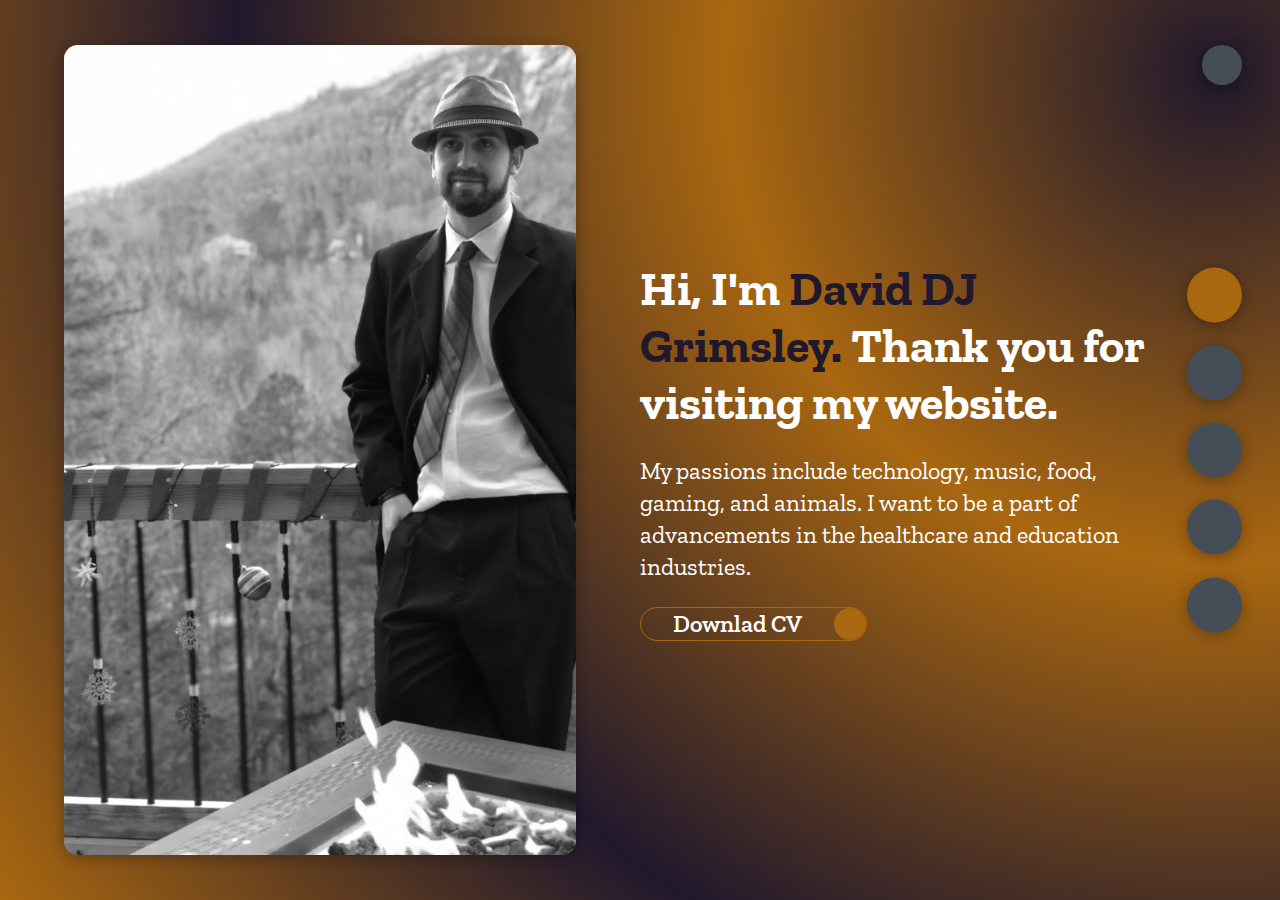
<file: index.html>
<!DOCTYPE html>
<html lang="en">
<head>
    <meta charset="UTF-8">
    <meta http-equiv="X-UA-Compatible" content="IE=edge">
    <meta name="viewport" content="width=device-width, initial-scale=1.0">
    <title>DJ Grimsley</title>
    <link rel="stylesheet" href="styles/styles.css">
    <link rel="preconnect" href="https://fonts.googleapis.com"> 
    <link rel="preconnect" href="https://fonts.gstatic.com" crossorigin> 
    <link rel="stylesheet" href="https://cdnjs.cloudflare.com/ajax/libs/font-awesome/6.4.0/css/all.min.css" integrity="sha512-iecdLmaskl7CVkqkXNQ/ZH/XLlvWZOJyj7Yy7tcenmpD1ypASozpmT/E0iPtmFIB46ZmdtAc9eNBvH0H/ZpiBw==" crossorigin="anonymous" referrerpolicy="no-referrer" />
    <link href="https://fonts.googleapis.com/css2?family=Zilla+Slab&display=swap" rel="stylesheet">
    <link href="https://fonts.googleapis.com/css2?family=Poppins:wght@400;500;600;700;800&display=swap" rel="stylesheet">

    <!-- //would be variables/dictionaries, No experience, Novice, Intermediate, Advanced, Expert -->

</head>
<body class="main-content">
    <header class="container header active" id="home">
        <div class="header-content">
            <div class="left-header">
                <!-- <div class="h-shape"></div> -->
                <div class="image">
                    <img src="img/DJ.jpg" alt="">
                </div>
        </div>
        <div class="right-header">
            <h1 class="name">
                Hi, I'm <span>David DJ Grimsley.</span>
                Thank you for visiting my website.
            </h1>
            <p>
                My passions include technology, music, food, gaming, and animals. I want to be a part of advancements in the healthcare and education industries.
                
            </p>  
            <div class="btn-con">
                <a href="https://docs.google.com/document/d/1Jr2cai57iv2ksYbyB8kWcOnU9ipG0SGx6EW3JstRd7c/edit?usp=sharing" class="main-btn">
                    <span class="btn-text">Downlad CV</span>
                    <span class="btn-icon"><i class="fas fa-download"></i></span>
                </a>
            </div>
          </div>
        </div>
    </header>
    <main>
        <section class="container about" id="about">
            <div class="main-title">
                <h2>About<span> me</span><span class="bg-text">aboutme</span></h2>
            </div>
            <div class="about-container">
                <div class="left-about">
                    <h4>Information About me</h4>
                    <p>
                        I am currently seeking employment developing software until I can start my own software company. I have many mobile application ideas as well as games and other things that I want to create to make the world a better place. I enjoy coding very much and I'm excited to see what all I can do in this field. I am a current student at Full Sail University studying to get my bachelor's degree in Interactive Technology with a concentration in Game Design. 
                    </p>
                    <div class="btn-con">
                        <a href="https://docs.google.com/document/d/1Jr2cai57iv2ksYbyB8kWcOnU9ipG0SGx6EW3JstRd7c/edit?usp=sharing" class="main-btn">
                            <span class="btn-text">Download CV</span>
                            <span class="btn-icon"><i class="fas fa-download"></i></span>
                        </a>
                    </div>
                </div>
                <div class="right-about">
                    <div class="about-item">
                        <div class="abt-text">
                            <p class="large-text">15+</p>
                            <p class="small-text">Projects <br /> Completed</p>
                        </div>
                    </div>
                    <div class="about-item">
                        <div class="abt-text">
                            <p class="large-text">3+</p>
                            <p class="small-text">Years of <br /> experience</p>
                        </div>
                    </div>
                    <div class="about-item">
                        <div class="abt-text">
                            <p class="large-text">3+</p>
                            <p class="small-text">Happy <br /> Clients</p>
                        </div>
                    </div>
                    <div class="about-item">
                        <div class="abt-text">
                            <p class="large-text">5+</p>
                            <p class="small-text">Projects in <br /> motion</p>
                        </div>
                    </div>
                </div>
            </div>
            <h4 class="stat-title">Services Offered</h4>
            <div class="services">
                <div class="services-item">
                    <h2>Website Development</h2>
                    <p>
                       I can make a beautiful dynamic website or web application for you.
                    </p>
                </div>
                <div class="services-item">
                    <h2>Mobile App Development</h2>
                    <p>
                       Using React Native or SwiftUI with API calls and other advanced features and stunning UI.
                    </p>
                </div>
                <div class="services-item">
                    <h2>Data Entry</h2>
                    <p>
                    Spreadsheets with the look and formulas you need.   
                    </p>
                </div>
            </div>
            <div class="about-stats">
                <h4 class="stat-title">Coding Language Proficiency</h4>
                <div class="progress-bars">
                    <div class="progress-bar">
                        <p class="prog-title">html5</p>
                        <div class="progress-con">
                            <p class="prog-text">Expert</p>
                            <div class="progress">
                                <span class="html"></span>
                            </div>
                        </div>
                    </div>
                    <div class="progress-bar">
                        <p class="prog-title">css3</p>
                        <div class="progress-con">
                            <p class="prog-text">Expert</p>
                            <div class="progress">
                                <span class="css"></span>
                            </div>
                        </div>
                    </div>
                    <div class="progress-bar">
                        <p class="prog-title">JavaScript</p>
                        <div class="progress-con">
                            <p class="prog-text">Advanced</p>
                            <div class="progress">
                                <span class="js"></span>
                            </div>
                        </div>
                    </div>
                    <div class="progress-bar">
                        <p class="prog-title">React Native</p>
                        <div class="progress-con">
                            <p class="prog-text">Intermediate</p>
                            <div class="progress">
                                <span class="react"></span>
                            </div>
                        </div>
                    </div>
                    <div class="progress-bar">
                        <p class="prog-title">SwiftUI</p>
                        <div class="progress-con">
                            <p class="prog-text">Expert</p>
                            <div class="progress">
                                <span class="node"></span>
                            </div>
                        </div>
                    </div>
                    <div class="progress-bar">
                        <p class="prog-title">Python</p>
                        <div class="progress-con">
                            <p class="prog-text">Novice</p>
                            <div class="progress">
                                <span class="python"></span>
                            </div>
                        </div>
                    </div>
                </div>
            </div>
            <h4 class="stat-title">Recent work</h4>
            <div class="timeline">
                <div class="timeline-item">
                    <div class="tl-icon">
                        <i class="fas fa-briefcase"></i>
                    </div>
                    <p class="tl-duration">2021 - present</p>
                    <h5>Creator/Developer<span> - Poké Pages</span></h5>
                    <p>
                        I thought of the need for this app while playing the game Pokémon Go. I created it in a few months using no code at all as a experimental project to gauge my interest and also help the community of this game.
                    </p>
                </div>
                
                <div class="timeline-item">
                    <div class="tl-icon">
                        <i class="fas fa-briefcase"></i>
                    </div>
                    <p class="tl-duration">2022 - Present</p>
                    <h5>Tutor<span> - Slime Tech</span></h5>
                    <p>
                        I tutor math and reading to 3 students weekly. I challenge them to make the connections on their own so they can get a better learning ability for the future.
                    </p>
                </div>
                <div class="timeline-item">
                    <div class="tl-icon">
                        <i class="fas fa-briefcase"></i>
                    </div>
                    <p class="tl-duration">2021 - Present</p>
                    <h5>Tech Support Advisor<span> Conduent</span></h5>
                    <p>
                        I take calls for one of America's leading tech companies. I assist them with all aspects of their devices including phones, tablets, and computers.
                    </p>
                </div>
                <div class="timeline-item">
                    <div class="tl-icon">
                        <i class="fas fa-briefcase"></i>
                    </div>
                    <p class="tl-duration">2022</p>
                    <h5>Mobile Application Developer<span> - Xcard</span></h5>
                    <p>
                        I wrote a new version of the app this start up company was trying to launch using SwiftUI.
                     </p>
                </div>
            </div>
        </section>
  
     
        <section class="container" id="portfolio">
            <div class="main-title">
                <h2>My <span>Portfolio</span><span class="bg-text">Portfolio</span></h2>
            </div>
            <p class="port-text">
                Please take a look at some of my projects. Most of which were for practice. 
            </p>
            <div class="portfolios">
                <div class="portfolio-item">
                    <div class="image">
                        <img src="img/xcard pic.png" alt="">
                    </div>
                    <div class="hover-items">
                        <h3>Xcard code: SwiftUI</h3>
                        <div class="icons">
                            <a href="#" class="icon">
                                <i class="fab fa-github"></i>
                            </a>
                        </div>
                    </div>
                </div>
                <div class="portfolio-item">
                    <div class="image">
                        <img src="img/pokepages pic.png" alt="">
                    </div>
                    <div class="hover-items">
                        <h3>Poké Pages: Adalo</h3>
                        <div class="icons">
                            <a href="https://www.pokepagesapp.com/home" class="icon">
                                <i class="fa-solid fa-globe"></i>
                            </a>
                        </div>
                    </div>
                </div>
                <div class="portfolio-item">
                    <div class="image">
                        <img src="img/rock.png" alt="">
                    </div>
                    <div class="hover-items">
                        <h3>RPS: SwiftUI</h3>
                        <div class="icons">
                            <a href="https://github.com/DavidJGrimsley/RockPaperScissors" class="icon">
                                <i class="fab fa-github"></i>
                            </a>
                        </div>
                    </div>
                </div>
                <div class="portfolio-item">
                    <div class="image">
                        <img src="img/war.png" alt="">
                    </div>
                    <div class="hover-items">
                        <h3>Card War: SwiftUI                        </h3>
                        <div class="icons">
                            <a href="https://github.com/DavidJGrimsley/War" class="icon">
                                <i class="fab fa-github"></i>
                            </a>
                        </div>
                    </div>
                </div>
                <div class="portfolio-item">
                    <div class="image">
                        <img src="img/coolBeans.png" alt="">
                    </div>
                    <div class="hover-items">
                        <h3>Cool Beans: SwiftUI</h3>
                        <div class="icons">
                            <a href="https://github.com/DavidJGrimsley/CoolBeans" class="icon">
                                <i class="fab fa-github"></i>
                            </a>
                        </div>
                    </div>
                </div>
                <div class="portfolio-item">
                    <div class="image">
                        <img src="img/word.png" alt="">
                    </div>
                    <div class="hover-items">
                        <h3>Word Scramble: SwiftUI</h3>
                        <div class="icons">
                            <a href="https://github.com/DavidJGrimsley/WordScramble" class="icon">
                                <i class="fab fa-github"></i>
                            </a>
                        </div>
                    </div>
                </div>
                <div class="portfolio-item">
                    <div class="image">
                        <img src="img/apples.png" alt="">
                    </div>
                    <div class="hover-items">
                        <h3>Slots: SwiftUI</h3>
                        <div class="icons">
                            <a href="https://github.com/DavidJGrimsley/Apples" class="icon">
                                <i class="fab fa-github"></i>
                            </a>
                        </div>
                    </div>
                </div>
            </div>
        </section>
        <section class="container" id="blogs">
            <div class="blogs-content">
                <div class="main-title">
                    <h2>My <span>Blogs</span><span class="bg-text">myBlogs</span></h2>
                </div>
            </div>
            <p class="port-text">
                Coming soon. 
            </p>
                <div class="blogs">
                    <!-- <div class="blog">
                        <img src="img/tincan.jpg" alt="">
                        <div class="blog-text">
                            <h4>
                                <a href="essay.html">The most Unfortunate Mishap is often a Miscommunication</a> 
                            </h4>
                            <p>
                                After waiting for me to get ready, Ricky finally got in his car at 12 pm when we talked about being on the doors at 11 am...
                            </p>
                        </div>
                    </div> -->
                </div>
            </div>
        </section>
        <section class="container" id="contact">
            <div class="contact-container">
                <div class="main-title">
                    <h2>Contact <span>Me</span><span class="bg-text">Contact</span></h2>
                </div>
                <div class="contact-content-con">
                    <div class="left-contact">
                        <h4>Let's Talk about it</h4>
                        <p>
                            Feel free to message me about any projects with which I could help you, to talk about any of my blogs, or about anything else at all. 
                        </p>
                        <div class="contact-info">
                            <div class="contact-item">
                                <div class="icon">
                                    <i class="fas fa-map-marker-alt"></i>
                                    <span>Location: </span>
                                </div>
                                <p>
                                    Raleigh, North Carolina, United States
                                </p>
                            </div>
                            <div class="contact-item">
                                <div class="icon">
                                    <i class="fas fa-envelope"></i>
                                    <span>Email:</span>
                                </div>
                                <p>
                                    <span>DavidJGrimsley@Gmail.com</span>
                                </p>
                            </div>
                            <div class="contact-item">
                                <div class="icon">
                                    <i class="fas fa-user-graduate"></i>
                                    <span>Current Education:</span>
                                </div>
                                <p>
                                    <span>Full Sail University</span>
                                </p>
                            </div>
                            <div class="contact-item">
                                <div class="icon">
                                    <i class="fas fa-phone"></i>
                                    <span>Mobile Number:</span>
                                </div>
                                <p>
                                    <span>+1 910-323-4179</span>
                                </p>
                            </div>
                            <div class="contact-item">
                                <div class="icon">
                                    <i class="fas fa-globe-africa"></i>
                                    <span>Languages:</span>
                                </div>
                                <p>
                                    <span>English, Spanish(Intermediate), Japanese(Beginner)</span>
                                </p>
                            </div>
                        </div>
                        <div class="contact-icons">
                            <div class="contact-icon">
                                <a href="https://www.facebook.com/DJGrimsleyJr" target="_blank">
                                    <i class="fab fa-facebook-f"></i>
                                </a>
                                <a href="https://twitter.com/MrDJ2U26" target="_blank">
                                    <i class="fab fa-twitter"></i>
                                </a>
                                <a href="https://github.com/DavidJGrimsley" target="_blank">
                                    <i class="fab fa-github"></i>
                                </a>
                                <a href="https://www.youtube.com/channel/UCuj_RufEQPS-wxbJyftIjbA" target="_blank">
                                    <i class="fab fa-youtube"></i>
                                </a>
                            </div>
                        </div>
                    </div>
                    <!-- <div class="right-contact">
                        <form action="" class="contact-form">
                            <div class="input-control i-c-2">
                                <input type="text" required placeholder="YOUR NAME">
                                <input type="email" required placeholder="YOUR EMAIL">
                            </div>
                            <div class="input-control">
                                <input type="text" required placeholder="ENTER SUBJECT">
                            </div>
                            <div class="input-control">
                                <textarea name="" id="" cols="15" rows="8" placeholder="Message Here..."></textarea>
                            </div>
                            <div class="submit-btn">
                                <a href="https://docs.google.com/document/d/1Jr2cai57iv2ksYbyB8kWcOnU9ipG0SGx6EW3JstRd7c/edit?usp=sharing" class="main-btn">
                                    <span class="btn-text">Download CV</span>
                                    <span class="btn-icon"><i class="fas fa-download"></i></span>
                                </a>
                            </div>
                        </form>
                    </div> -->
                </div>
            </div>
        </section>
    </main>

        <div class="controls">
            <div class="control active-btn" data-id="home">
                <i class="fa-solid fa-house"></i>            
            </div>
            <div class="control" data-id="about">
                <i class="fa-solid fa-user"></i>           
            </div>
            <div class="control" data-id="portfolio">
                <i class="fa-solid fa-briefcase"></i>            
            </div>
            <div class="control" data-id="blogs">
                <i class="fa-solid fa-newspaper"></i>
            </div>
            <div class="control" data-id="contact">
                <i class="fa-solid fa-envelope"></i>      
            </div>
        </div>
        <div class="theme-btn">
            <i class="fas fa-adjust"></i>
        </div>
    <script src="app.js"></script>
</body>
</html>
</file>
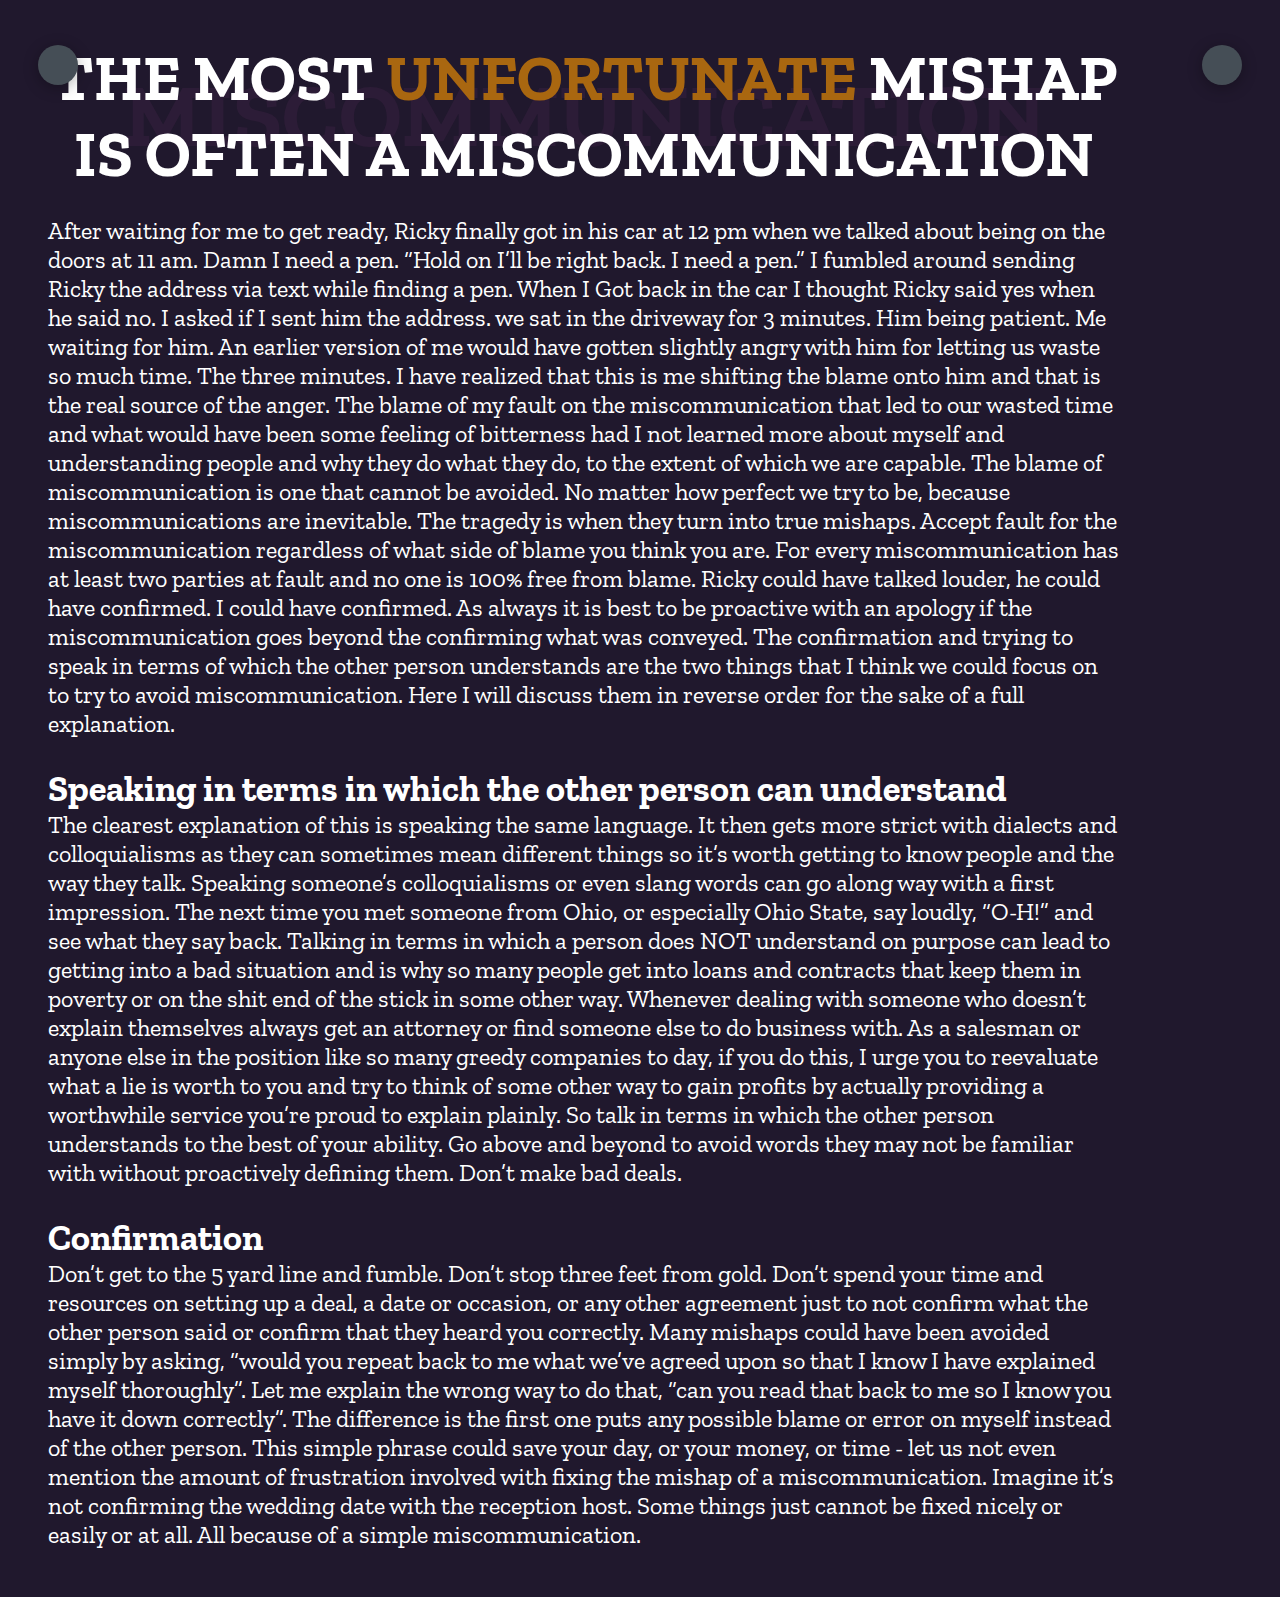
<file: essay.html>
<!DOCTYPE html>
<html lang="en">
<head>
    <meta charset="UTF-8">
    <meta http-equiv="X-UA-Compatible" content="IE=edge">
    <meta name="viewport" content="width=device-width, initial-scale=1.0">
    <title>DJ Grimsley</title>
    <link rel="stylesheet" href="styles/styles.css">
    <link rel="preconnect" href="https://fonts.googleapis.com"> 
    <link rel="preconnect" href="https://fonts.gstatic.com" crossorigin> 
    <link rel="stylesheet" href="https://cdnjs.cloudflare.com/ajax/libs/font-awesome/6.4.0/css/all.min.css" integrity="sha512-iecdLmaskl7CVkqkXNQ/ZH/XLlvWZOJyj7Yy7tcenmpD1ypASozpmT/E0iPtmFIB46ZmdtAc9eNBvH0H/ZpiBw==" crossorigin="anonymous" referrerpolicy="no-referrer" />
    <link href="https://fonts.googleapis.com/css2?family=Zilla+Slab&display=swap" rel="stylesheet">
    <link href="https://fonts.googleapis.com/css2?family=Poppins:wght@400;500;600;700;800&display=swap" rel="stylesheet">

    <!-- //would be variables/dictionaries, No experience, Novice, Intermediate, Advanced, Expert -->

</head>
<body class="main-content">
    <section class="essay">
    <div class="main-title">
        <h2>The most <span>Unfortunate</span> Mishap is often a Miscommunication<span class="bg-text">Miscommunication</span></h2>
    </div>
    
    <article>
        After waiting for me to get ready, Ricky finally got in his car at 12 pm when we talked about being on the doors at 11 am. Damn I need a pen. “Hold on I’ll be right back. I need a pen.” I fumbled around sending Ricky the address via text while finding a pen. When I Got back in the car I thought Ricky said yes when he said no. I asked if I sent him the address. we sat in the driveway for 3 minutes. Him being patient. Me waiting for him. An earlier version of me would have gotten slightly angry with him for letting us waste so much time. The three minutes. I have realized that this is me shifting the blame onto him and that is the real source of the anger. The blame of my fault on the miscommunication that led to our wasted time and what would have been some feeling of bitterness had I not learned more about myself and understanding people and why they do what they do, to the extent of which we are capable. The blame of miscommunication is one that cannot be avoided. No matter how perfect we try to be, because miscommunications are inevitable. The tragedy is when they turn into true mishaps. Accept fault for the miscommunication regardless of what side of blame you think you are. For every miscommunication has at least two parties at fault and no one is 100% free from blame. Ricky could have talked louder, he could have confirmed. I could have confirmed. As always it is best to be proactive with an apology if the miscommunication goes beyond the confirming what was conveyed. The confirmation and trying to speak in terms of which the other person understands are the two things that I think we could focus on to try to avoid miscommunication. Here I will discuss them in reverse order for the sake of a full explanation. 
        <br><br>
        <h2>Speaking in terms in which the other person can understand</h2>
        The clearest explanation of this is speaking the same language. It then gets more strict with dialects and colloquialisms as they can sometimes mean different things so it’s worth getting to know people and the way they talk. Speaking someone’s colloquialisms or even slang words can go along way with a first impression. The next time you met someone from Ohio, or especially Ohio State, say loudly, “O-H!” and see what they say back. Talking in terms in which a person does NOT understand on purpose can lead to getting into a bad situation and is why so many people get into loans and contracts that keep them in poverty or on the shit end of the stick in some other way. Whenever dealing with someone who doesn’t explain themselves always get an attorney or find someone else to do business with. As a salesman or anyone else in the position like so many greedy companies to day, if you do this, I urge you to reevaluate what a lie is worth to you and try to think of some other way to gain profits by actually providing a worthwhile service you’re proud to explain plainly. So talk in terms in which the other person understands to the best of your ability. Go above and beyond to avoid words they may not be familiar with without proactively defining them. Don’t make bad deals. 
        <br><br>
        <h2>Confirmation</h2>
        Don’t get to the 5 yard line and fumble. Don’t stop three feet from gold. Don’t spend your time and resources on setting up a deal, a date or occasion, or any other agreement just to not confirm what the other person said or confirm that they heard you correctly. Many mishaps could have been avoided simply by asking, “would you repeat back to me what we’ve agreed upon so that I know I have explained myself thoroughly”. Let me explain the wrong way to do that, “can you read that back to me so I know you have it down correctly”. The difference is the first one puts any possible blame or error on myself instead of the other person. This simple phrase could save your day, or your money, or time - let us not even mention the amount of frustration involved with fixing the mishap of a miscommunication. Imagine it’s not confirming the wedding date with the reception host. Some things just cannot be fixed nicely or easily or at all. All because of a simple miscommunication. 
    </article>
    </section>
    <div class="theme-btn">
        <i class="fas fa-adjust"></i>
    </div>
    <div class="home-btn">
        <a href="index.html"><i class="fas fa-house"></i></a>
    </div>
    
    <script src="app.js"></script>
</body>
</html>
</file>
<file: styles/styles.css>
* {
  margin: 0;
  padding: 0;
  box-sizing: border-box;
  list-style: none;
}

:root {
  --color-primary: #20182d;
  --color-secondary: #a96710;
  --color-white: #FFFFFF;
  --color-black: #000;
  --color-grey0: #f8f8f8;
  --color-grey-1: #dbe1e8;
  --color-grey-2: #b2becd;
  --color-grey-3: #6c7983;
  --color-grey-4: #454e56;
  --color-grey-5: #321e3bb9;
  --color-grey-6: #12181b;
  --br-sm-2: 14px;
  --box-shadow-1: 0 3px 15px rgba(0,0,0,.3);
}

.light-mode {
  --color-primary: #afeef7;
  --color-secondary: #ae54c4;
  --color-white: #454e56;
  --color-black: #000;
  --color-grey0: #f8f8f8;
  --color-grey-1: #6c7983;
  --color-grey-2: #6c7983;
  --color-grey-3: #6c7983;
  --color-grey-4: #454e56;
  --color-grey-5: #afd1f79e;
  --color-grey-6: #12181b;
}

body {
  background-color: var(--color-primary);
  background-image: radial-gradient(circle at 95% 8%, var(--color-primary), var(--color-secondary), var(--color-primary), var(--color-secondary));
  font-family: "Zilla Slab", serif;
  font-size: 1.5rem;
  color: var(--color-white);
  transition: all 0.4s ease-in-out;
}

a {
  display: inline-block;
  text-decoration: none;
  color: inherit;
  font-family: inherit;
}

header {
  height: 100vh;
  color: var(--color-white);
  overflow: hidden;
  padding: 0 !important;
}

section {
  min-height: 100vh;
  width: 100%;
  position: absolute;
  left: 0;
  top: 0;
}

.container {
  display: none;
  transform: translateY(-100%) scale(0);
  transition: all 0.4s ease-in-out;
  padding: 2.5rem 10rem 3rem 3rem;
}

.active {
  display: block;
  animation: appear 1s ease-in-out;
  transform: translateY(0) scaleY(1);
}
@keyframes appear {
  0% {
    transform: translateY(-100%) scaleY(0);
  }
  100% {
    transform: translateY(0) scaleY(1);
  }
}

.controls {
  position: fixed;
  z-index: 10;
  top: 50%;
  right: 3%;
  display: flex;
  flex-direction: column;
  align-items: center;
  justify-content: center;
  transform: translateY(-50%);
}
.controls .control {
  padding: 1rem;
  cursor: pointer;
  background-color: var(--color-grey-4);
  width: 55px;
  height: 55px;
  border-radius: 50%;
  display: flex;
  justify-content: center;
  align-items: center;
  margin: 0.7rem 0;
  box-shadow: var(--box-shadow-1);
}
.controls .control i {
  font-size: 1.2rem;
  color: var(--color-grey-2);
  pointer-events: none;
}
.controls .active-btn {
  background-color: var(--color-secondary);
  transition: all 0.4s ease-in-out;
}
.controls .active-btn i {
  color: var(--color-white);
}

.theme-btn {
  top: 5%;
  right: 3%;
  width: 40px;
  height: 40px;
  border-radius: 50%;
  background-color: var(--color-grey-4);
  cursor: pointer;
  position: fixed;
  display: flex;
  justify-content: center;
  align-items: center;
  box-shadow: 0 3px 15px rgba(0, 0, 0, 0.3);
  transition: all 0.1s ease-in-out;
}
.theme-btn:active {
  transform: translateY(-3px);
}
.theme-btn i {
  font-size: 1.4rem;
  color: var(--color-grey-2);
  pointer-events: none;
}

.grayscale.blur {
  filter: blur(5px) grayscale(1);
}

.header-content {
  display: grid;
  grid-template-columns: repeat(2, 1fr);
  height: 100vh;
}
.header-content .left-header {
  display: flex;
  align-items: center;
  position: relative;
}
.header-content .left-header .h-shape {
  transition: all 0.4s ease-in-out;
  width: 65%;
  height: 100%;
  background-color: var(--color-secondary);
  position: absolute;
  left: 0;
  top: 0;
  z-index: -1;
  -webkit-clip-path: polygon(0 0, 46% 0, 79% 100%, 0% 100%);
          clip-path: polygon(0 0, 46% 0, 79% 100%, 0% 100%);
}
.header-content .left-header .image {
  border-radius: var(--br-sm-2);
  height: 90%;
  width: 80%;
  margin-left: 4rem;
  -o-object-fit: cover;
     object-fit: cover;
  aspect-ratio: auto;
  background-color: rgba(243, 179, 60, 0.28);
  transition: all 0.4s ease-in-out;
}
.header-content .left-header .image img {
  width: 100%;
  height: 100%;
  -o-object-fit: cover;
     object-fit: cover;
  transition: all 10s ease-in-out;
  border-radius: var(--br-sm-2);
  box-shadow: var(--box-shadow-1);
  filter: grayscale(100%);
}
.header-content .left-header .image img:hover {
  transition: all 3s ease-out;
  filter: grayscale(0%);
}
.header-content .right-header {
  display: flex;
  flex-direction: column;
  justify-content: center;
  padding-right: 7rem;
  padding-left: 0;
}
.header-content .right-header .name {
  font-size: 3rem;
}
.header-content .right-header .name span {
  color: var(--color-primary);
}
.header-content .right-header p {
  margin: 1.5rem 0;
  line-height: 2rem;
}

/*About*/
.about-container {
  font-family: "Poppins", sans-serif;
  display: grid;
  grid-template-columns: repeat(2, 1fr);
  padding-top: 3.5rem;
  padding-bottom: 5rem;
  background-image: linear-gradient(to bottom left, var(--color-secondary), var(--color-primary), var(--color-secondary), var(--color-primary));
  border-radius: var(--br-sm-2);
}
.about-container .right-about {
  display: grid;
  grid-template-columns: repeat(2, 1fr);
  grid-gap: 2rem;
  padding-right: 1rem;
}
.about-container .right-about .about-item {
  border: 1px solid var(--color-grey-5);
  border-radius: 5px;
  transition: all 0.4s ease-in-out;
  box-shadow: 1px 2px 15px rgba(0, 0, 0, 0.1);
}
.about-container .right-about .about-item:hover {
  cursor: default;
  transform: translateY(-5px);
  border: 1px solid var(--color-secondary);
  box-shadow: 1px 4px 15px rgba(0, 0, 0, 0.32);
}
.about-container .right-about .about-item .abt-text {
  padding: 1.5rem;
  display: flex;
  flex-direction: column;
}
.about-container .right-about .about-item .abt-text .large-text {
  font-size: 3rem;
  font-weight: 700;
  color: var(--color-secondary);
}
.about-container .right-about .about-item .abt-text .small-text {
  padding-left: 3rem;
  position: relative;
  text-transform: uppercase;
  font-size: 1.2rem;
  color: var(--color-grey-1);
  letter-spacing: 2px;
}
.about-container .right-about .about-item .abt-text .small-text::before {
  content: "";
  position: absolute;
  left: 0;
  top: 15px;
  width: 2rem;
  height: 2px;
  background-color: var(--color-grey-5);
}
.about-container .left-about {
  padding-right: 5rem;
  padding-left: 1rem;
}
.about-container .left-about p {
  line-height: 2rem;
  padding: 1rem;
  color: var(--color-grey-1);
}
.about-container .left-about h4 {
  font-size: 2rem;
  text-transform: uppercase;
}

.services {
  justify-content: center;
  position: relative;
}
.services .services-item {
  padding-bottom: 1rem;
  position: relative;
  padding-left: 3rem;
}

.about-stats {
  padding-bottom: 4rem;
}
.about-stats .progress-bars {
  display: grid;
  grid-template-columns: repeat(2, 1fr);
  grid-gap: 2rem;
}
.about-stats .progress-bars .progress-bar {
  display: flex;
  flex-direction: column;
}
.about-stats .progress-bars .progress-bar .prog-title {
  text-transform: uppercase;
  font-weight: 500;
}
.about-stats .progress-bars .progress-bar .progress-con {
  display: flex;
  align-items: center;
}
.about-stats .progress-bars .progress-bar .progress-con .prog-text {
  color: var(--color-grey-2);
}
.about-stats .progress-bars .progress-bar .progress-con .progress {
  width: 100%;
  height: 0.45rem;
  background-color: var(--color-grey-4);
  margin-left: 1rem;
  position: relative;
}
.about-stats .progress-bars .progress-bar .progress-con .progress span {
  position: absolute;
  top: 0;
  left: 0;
  height: 100%;
  background-color: var(--color-secondary);
  transition: all 0.4s ease-in-out;
  width: 60%;
}
.about-stats .progress-bars .progress-bar .progress-con .progress .html {
  width: 100%;
}
.about-stats .progress-bars .progress-bar .progress-con .progress .css {
  width: 100%;
}
.about-stats .progress-bars .progress-bar .progress-con .progress .js {
  width: 80%;
}
.about-stats .progress-bars .progress-bar .progress-con .progress .react {
  width: 60%;
}
.about-stats .progress-bars .progress-bar .progress-con .progress .node {
  width: 100%;
}
.about-stats .progress-bars .progress-bar .progress-con .progress .python {
  width: 40%;
}

.stat-title {
  text-transform: uppercase;
  font-size: 1.4rem;
  text-align: center;
  padding: 3.5rem 0;
  position: relative;
}
.stat-title::before {
  content: "";
  position: absolute;
  left: 50%;
  top: 0;
  width: 40%;
  height: 1px;
  background-color: var(--color-grey-5);
  transform: translateX(-50%);
}

/*Timeline*/
.timeline {
  display: grid;
  grid-template-columns: repeat(2, 1fr);
  grid-gap: 2rem;
  padding-bottom: 3rem;
}
.timeline .timeline-item {
  position: relative;
  padding-left: 3rem;
  border-left: 1px solid var(--color-grey-5);
}
.timeline .timeline-item .tl-icon {
  position: absolute;
  left: -27px;
  top: 0;
  background-color: var(--color-secondary);
  width: 50px;
  height: 50px;
  border-radius: 50%;
  display: flex;
  align-items: center;
  justify-content: center;
}
.timeline .timeline-item .tl-icon i {
  font-size: 1.3rem;
}
.timeline .timeline-item .tl-duration {
  padding: 0.2rem 0.6rem;
  background-color: var(--color-grey-5);
  border-radius: 15px;
  display: inline-block;
  font-size: 0.8rem;
  text-transform: uppercase;
  font-weight: 500;
}
.timeline .timeline-item h5 {
  padding: 1rem 0;
  text-transform: uppercase;
  font-size: 1.3rem;
  font-weight: 600;
}
.timeline .timeline-item h5 span {
  color: var(--color-grey-2);
  font-weight: 500;
  font-size: 1.2rem;
}
.timeline .timeline-item p {
  color: var(--color-grey-2);
}

.port-text {
  padding: 2rem 0;
  text-align: center;
}

.portfolios {
  display: grid;
  grid-template-columns: repeat(3, 1fr);
  grid-gap: 2rem;
  margin-top: 3rem;
}
.portfolios .portfolio-item {
  position: relative;
  border-radius: 15px;
}
.portfolios .portfolio-item img {
  width: 100%;
  height: 300px;
  -o-object-fit: cover;
     object-fit: cover;
  border-radius: 15px;
}
.portfolios .portfolio-item .hover-items {
  width: 100%;
  height: 100%;
  background-color: var(--color-secondary);
  position: absolute;
  left: 0;
  top: 0;
  border-radius: 15px;
  display: flex;
  justify-content: center;
  align-items: center;
  flex-direction: column;
  opacity: 0;
  transform: scale(0);
  transition: all 0.4s ease-in-out;
}
.portfolios .portfolio-item .hover-items h3 {
  font-size: 1.5rem;
  color: var(--color-white);
  margin-bottom: 1.5rem;
}
.portfolios .portfolio-item .hover-items .icons {
  display: flex;
  justify-content: center;
  align-items: center;
}
.portfolios .portfolio-item .hover-items .icons .icon {
  background-color: var(--color-primary);
  border-radius: 50%;
  width: 50px;
  height: 50px;
  display: flex;
  align-items: center;
  justify-content: center;
  margin: 0 1rem;
  cursor: pointer;
  transition: all 0.4s ease-in-out;
}
.portfolios .portfolio-item .hover-items .icons .icon i {
  font-size: 1.5rem;
  color: var(--color-white);
  margin: 0 1rem;
}
.portfolios .portfolio-item .hover-items .icons .icon:hover {
  background-color: var(--color-white);
}
.portfolios .portfolio-item .hover-items .icons .icon:hover i {
  color: var(--color-primary);
}

.portfolio-item:hover .hover-items {
  opacity: 1;
  transform: scale(1);
}

.blogs {
  display: grid;
  grid-template-columns: repeat(3, 1fr);
  grid-gap: 2rem;
  margin-top: 3rem;
}
.blogs .blog {
  position: relative;
  background-color: var(--color-grey-5);
  border-radius: 5px;
  box-shadow: 1px 1px 20px rgba(0, 0, 0, 0.1);
  transition: all 0.4s ease-in-out;
}
.blogs .blog:hover {
  box-shadow: 1px 1px 20px rgba(0, 0, 0, 0.3);
  transform: translateY(-5px);
  transition: all 0.4s ease-in-out;
}
.blogs .blog:hover img {
  filter: grayscale(0);
  transform: scale(1.1);
  box-shadow: 0px 4px 15px rgba(0, 0, 0, 0.8);
}
.blogs .blog img {
  width: 100%;
  height: 300px;
  -o-object-fit: cover;
     object-fit: cover;
  border-top-left-radius: 5px;
  border-top-right-radius: 5px;
  filter: grayscale(100%);
  transition: all 0.4s ease-in-out;
}
.blogs .blog .blog-text {
  margin-top: -7px;
  padding: 1.1rem;
  border-top: 8px solid var(--color-secondary);
}
.blogs .blog .blog-text h4 {
  font-size: 1.5rem;
  margin-bottom: 0.7rem;
  transition: all 0.4s ease-in-out;
  cursor: pointer;
}
.blogs .blog .blog-text h4:hover {
  color: var(--color-secondary);
}
.blogs .blog .blog-text p {
  color: var(--color-grey-2);
  line-height: 2rem;
  padding-bottom: 1rem;
}

.contact-content-con {
  display: flex;
  padding-top: 3.5rem;
}
.contact-content-con .left-contact {
  flex: 2;
}
.contact-content-con .left-contact h4 {
  margin-top: 1rem;
  font-size: 2rem;
  text-transform: uppercase;
}
.contact-content-con .left-contact p {
  margin: 1rem 0;
  line-height: 2rem;
}
.contact-content-con .left-contact .contact-info .contact-item {
  display: flex;
  align-items: center;
  justify-content: space-between;
}
.contact-content-con .left-contact .contact-info .contact-item p {
  margin: 0.3rem 0 !important;
  padding-left: 0.5rem !important;
}
.contact-content-con .left-contact .contact-info .contact-item .icon {
  display: grid;
  grid-template-columns: 40px 1fr;
}
.contact-content-con .left-contact .contact-info .contact-item .icon i {
  display: flex;
  align-items: center;
  font-size: 1.3rem;
}
.contact-content-con .left-contact .contact-icon {
  display: flex;
  margin-top: 2rem;
}
.contact-content-con .left-contact .contact-icon a {
  display: flex;
  align-items: center;
  color: var(--color-white);
  background-color: var(--color-grey-5);
  cursor: pointer;
  justify-content: center;
  width: 50px;
  height: 50px;
  border-radius: 50%;
  margin: 0 0.4rem;
  transition: all 0.4s ease-in-out;
}
.contact-content-con .left-contact .contact-icon a:hover {
  background-color: var(--color-secondary);
}
.contact-content-con .left-contact .contact-icon a:hover i {
  color: var(--color-primary);
}
.contact-content-con .left-contact .contact-icon a i {
  display: flex;
  align-items: center;
  justify-content: center;
  font-size: 1.3rem;
}
.contact-content-con .right-contact {
  flex: 3;
  margin-left: 3rem;
}
.contact-content-con .right-contact .input-control {
  margin: 1.5rem 0;
}
.contact-content-con .right-contact .input-control input, .contact-content-con .right-contact .input-control textarea {
  border-radius: 30px;
  font-weight: inherit;
  font-size: inherit;
  font-family: inherit;
  padding: 0.8rem 1.1rem;
  outline: none;
  border: none;
  background-color: var(--color-grey-5);
  width: 100%;
  color: var(--color-white);
  resize: none;
}
.contact-content-con .right-contact .i-c-2 {
  display: flex;
}
.contact-content-con .right-contact .i-c-2 :last-child {
  margin-left: 1.5rem;
}
.contact-content-con .right-contact .submit-btn {
  display: flex;
  justify-content: flex-start;
}

/*Independed components*/
.btn-con {
  display: flex;
  align-self: flex-start;
}

.main-btn {
  border-radius: 30px;
  color: inherit;
  font-weight: 600;
  position: relative;
  border: 1px solid var(--color-secondary);
  display: flex;
  align-self: flex-start;
  align-items: center;
  overflow: hidden;
}
.main-btn .btn-text {
  padding: 0 2rem;
}
.main-btn .btn-icon {
  background-color: var(--color-secondary);
  display: flex;
  align-items: center;
  justify-content: center;
  border-radius: 50%;
  padding: 1rem;
}
.main-btn::before {
  content: "";
  position: absolute;
  top: 0;
  right: 0;
  transform: translateX(100%);
  transition: all 0.5s ease-out;
  z-index: -1;
}
.main-btn:hover {
  transition: all 1s ease-out;
}
.main-btn:hover::before {
  width: 100%;
  height: 100%;
  background-image: linear-gradient(to left, var(--color-primary), var(--color-secondary));
  transform: translateX(0);
  transition: all 0.8s ease-out;
}

.main-title {
  text-align: center;
  padding-bottom: 1.5rem;
}
.main-title h2 {
  position: relative;
  text-transform: uppercase;
  font-size: 4rem;
  font-weight: 700;
}
.main-title h2 span {
  color: var(--color-secondary);
}
.main-title h2 .bg-text {
  position: absolute;
  top: 50%;
  left: 50%;
  color: var(--color-grey-5);
  transition: all 0.4s ease-in-out;
  z-index: -1;
  transform: translate(-50%, -50%);
  font-weight: 800;
  font-size: 6.3rem;
}

.home-btn {
  top: 5%;
  left: 3%;
  width: 40px;
  height: 40px;
  border-radius: 50%;
  background-color: var(--color-grey-4);
  cursor: pointer;
  position: fixed;
  display: flex;
  justify-content: center;
  align-items: center;
  box-shadow: 0 3px 15px rgba(0, 0, 0, 0.3);
  transition: all 0.1s ease-in-out;
}
.home-btn:active {
  transform: translateY(-3px);
}
.home-btn i {
  font-size: 1.4rem;
  color: var(--color-grey-2);
  pointer-events: none;
}

.essay {
  padding: 2.5rem 10rem 3rem 3rem;
}

.about-container .left-about p {
  padding-left: 0;
}

@media screen and (max-width: 600px) {
  header {
    padding: 0 !important;
  }
  .theme-btn {
    width: 50px;
    height: 50px;
  }
  .header-content {
    grid-template-columns: repeat(1, 1fr);
    padding-bottom: 6rem;
  }
  .left-header .h-shape {
    display: none;
  }
  .right-header {
    grid-row: 1;
    padding-right: 0rem !important;
    width: 90%;
    margin: 0 auto;
  }
  .right-header .name {
    font-size: 2.5rem !important;
    text-align: center;
    padding-top: 3rem;
  }
  .header-content .left-header .image {
    margin: 0 auto;
    width: 90%;
  }
  .controls {
    top: auto;
    bottom: 0;
    flex-direction: row;
    justify-content: center;
    left: 50%;
    transform: translateX(-50%);
    width: 100%;
    background-color: var(--color-grey-5);
  }
  .controls .control {
    margin: 1rem 0.3rem;
  }
  .about-container {
    grid-template-columns: repeat(1, 1fr);
  }
  .about-container .right-about {
    grid-template-columns: repeat(1, 1fr);
    padding-top: 2.5rem;
  }
  .about-container .left-about {
    padding-right: 0;
  }
  .about-container .left-about p {
    padding-left: 0;
  }
  .timeline {
    grid-template-columns: repeat(1, 1fr);
    padding-bottom: 6rem;
  }
  .container {
    padding: 2rem 2.5rem !important;
  }
  .about-stats .progress-bars {
    grid-template-columns: repeat(1, 1fr);
  }
  .portfolios {
    grid-template-columns: repeat(1, 1fr);
    padding-bottom: 6rem;
    margin-top: 1rem;
  }
  .blogs {
    grid-template-columns: repeat(1, 1fr);
    padding-bottom: 6rem;
  }
  .contact-content-con {
    flex-direction: column;
  }
  .contact-content-con .right-contact {
    margin-left: 0;
    margin-top: 2.5rem;
  }
  .contact-content-con .right-contact .i-c-2 {
    flex-direction: column;
  }
  .contact-content-con .right-contact .i-c-2 :last-child {
    margin-left: 0;
    margin-top: 1.5rem;
  }
  .contact-content-con .right-contact {
    margin-bottom: 6rem;
  }
  .contact-item {
    flex-direction: column;
    margin: 1rem 0;
  }
  .contact-item p {
    font-size: 15px;
    color: var(--color-grey-2);
  }
  .contact-item span {
    font-size: 15px;
  }
  .contact-item .icon {
    grid-template-columns: 25px 1fr;
  }
  .main-title h2 {
    font-size: 2rem;
  }
  .main-title h2 span {
    font-size: 2.3rem;
  }
  .main-title h2 .bg-text {
    font-size: 2.3rem;
  }
}
@media screen and (max-width: 1432px) {
  .container {
    padding: 7rem 11rem;
  }
  .contact-content-con {
    flex-direction: column;
  }
  .contact-content-con .right-contact {
    margin-left: 0;
    margin-top: 2.5rem;
  }
  .contact-content-con .right-contact .i-c-2 {
    flex-direction: column;
  }
  .contact-content-con .right-contact .i-c-2 :last-child {
    margin-left: 0;
    margin-top: 1.5rem;
  }
  .contact-content-con .right-contact {
    margin-bottom: 6rem;
  }
  .main-title h2 .bg-text {
    font-size: 5.5rem;
  }
}
@media screen and (max-width: 1250px) {
  .blogs {
    grid-template-columns: repeat(2, 1fr);
    margin-top: 6rem;
  }
  .portfolios {
    grid-template-columns: repeat(2, 1fr);
  }
  .header-content .right-header {
    padding-right: 9rem;
  }
}
@media screen and (max-width: 660px) {
  .blogs {
    grid-template-columns: repeat(1, 1fr);
  }
  .portfolios {
    grid-template-columns: repeat(1, 1fr);
  }
}
@media screen and (max-width: 1070px) {
  .about-container {
    grid-template-columns: repeat(1, 1fr);
  }
  .about-container .right-about {
    padding-top: 2.5rem;
  }
  .main-title h2 {
    font-size: 4rem;
  }
  .main-title h2 span {
    font-size: 4rem;
  }
  .main-title h2 .bg-text {
    font-size: 4.5rem;
  }
}
@media screen and (max-width: 970px) {
  .container {
    padding: 7rem 6rem;
  }
  .about-container .left-about {
    padding-right: 0rem;
  }
  .header-content {
    grid-template-columns: repeat(1, 1fr);
    padding-bottom: 6rem;
  }
  .left-header .h-shape {
    display: none;
  }
  .left-header .image {
    width: 90% !important;
    margin: 0 auto !important;
  }
  .right-header {
    grid-row: 1;
    padding-right: 0rem !important;
    width: 90%;
    margin: 0 auto;
  }
  .right-header .name {
    font-size: 2.5rem !important;
    text-align: center;
    padding-top: 3rem;
  }
}
@media screen and (max-width: 700px) {
  .container {
    padding: 7rem 3rem;
  }
  .about-stats .progress-bars {
    grid-template-columns: repeat(1, 1fr);
  }
  .about-container .right-about {
    grid-template-columns: repeat(1, 1fr);
  }
  .timeline {
    grid-template-columns: repeat(1, 1fr);
  }
  .main-title h2 {
    font-size: 3rem;
  }
  .main-title h2 span {
    font-size: 3rem;
  }
  .main-title h2 .bg-text {
    font-size: 4rem;
  }
}/*# sourceMappingURL=styles.css.map */
</file>
